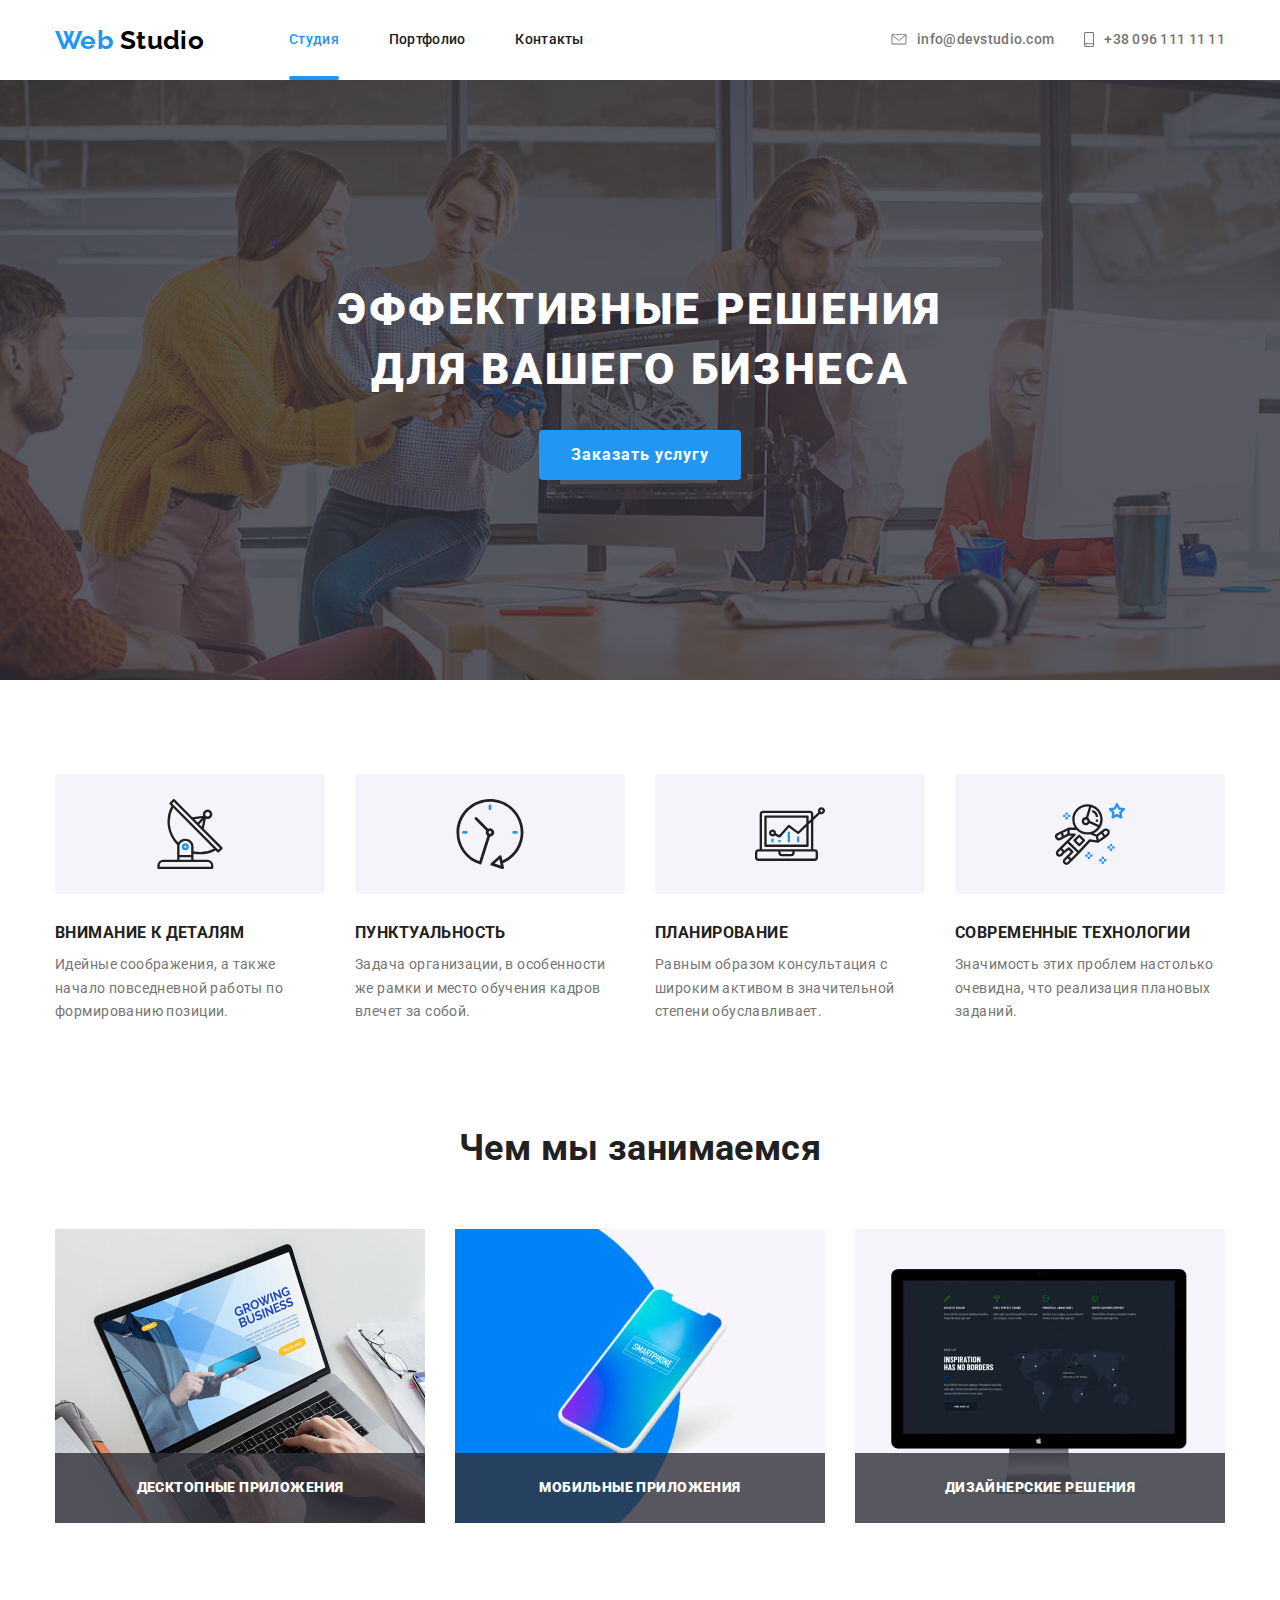
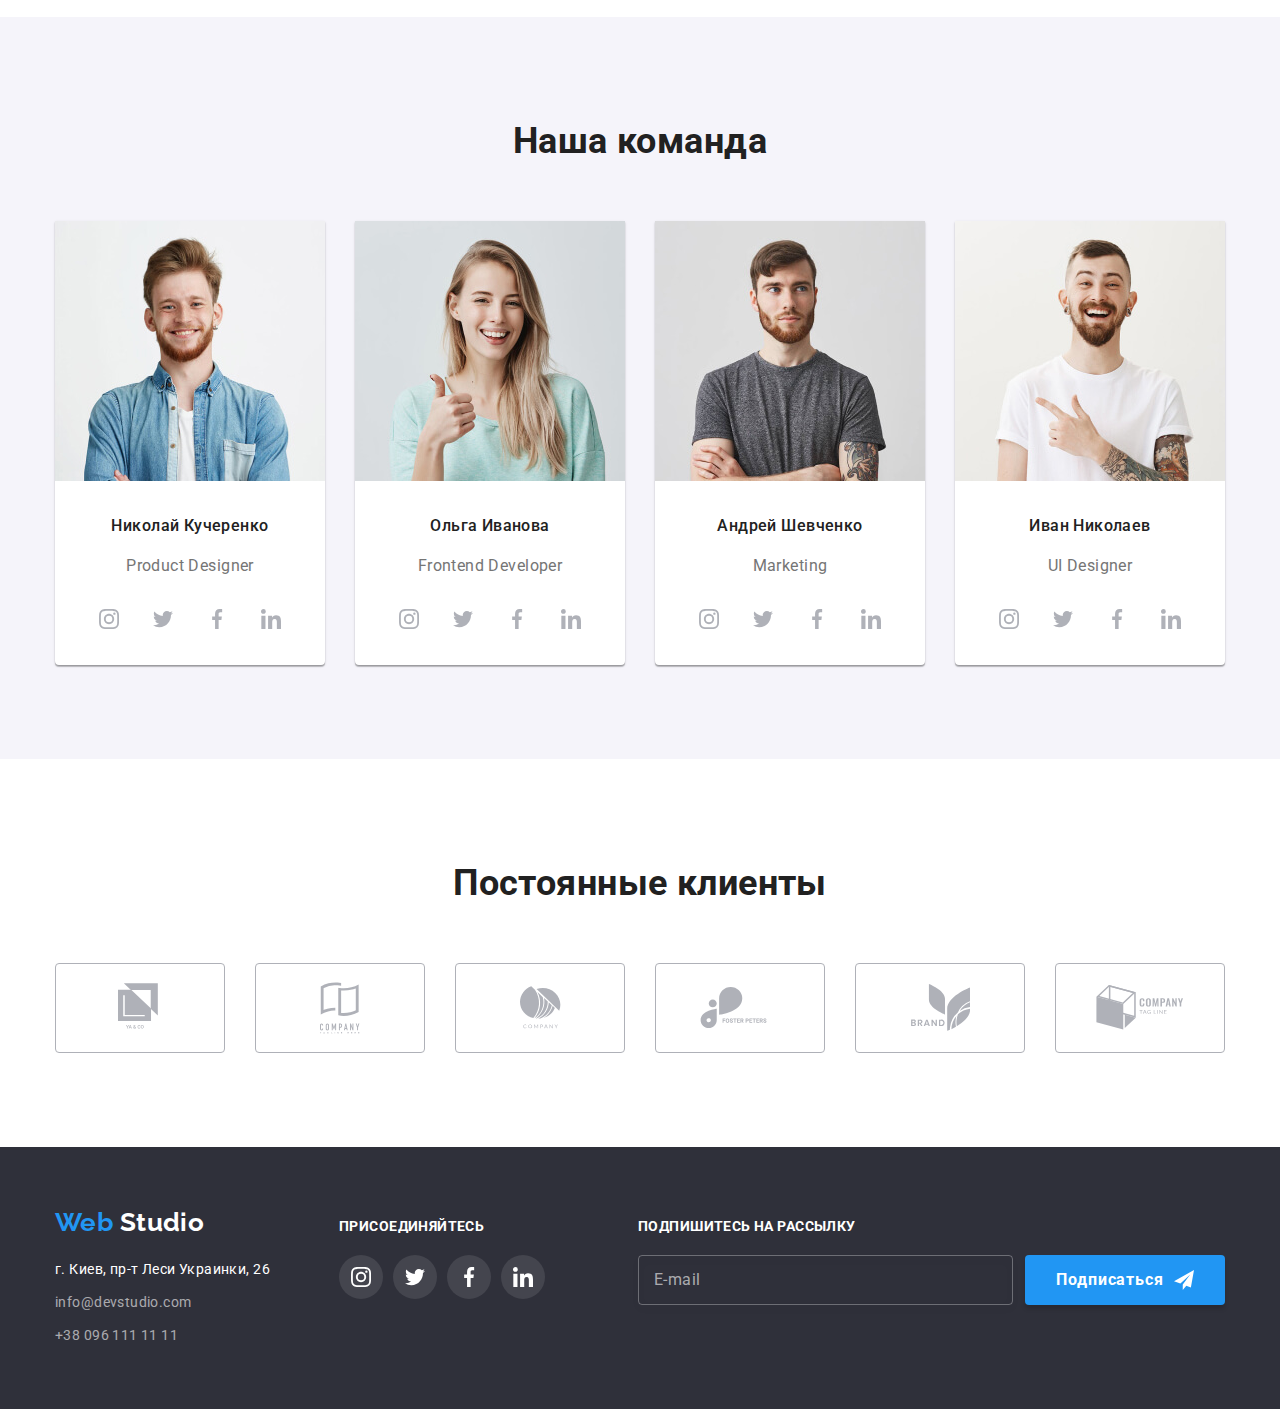
<file: index.html>
<!DOCTYPE html>
<html lang="ru">
  <head>
    <meta charset="UTF-8" />
    <meta name="viewport" content="width=device-width, initial-scale=1.0" />
    <title>Веб студия</title>
    <link
      href="https://fonts.googleapis.com/css2?family=Raleway:wght@700&family=Roboto:wght@400;500;700;900&display=swap"
      rel="stylesheet"
    />
    <link
      rel="stylesheet"
      href="https://cdnjs.cloudflare.com/ajax/libs/modern-normalize/0.7.0/modern-normalize.min.css"
    />
    <link rel="stylesheet" href="./css/style.css" />
  </head>
  <body class="page">
    <!-- шапка сайта -->
    <header>
      <div class="container page-header">
        <nav class="main-nav">
          <a href="./index.html" class="logo" lang="en">
            <span class="logo-active">Web</span> Studio</a
          >
          <ul class="list site-nav">
            <li class="site-nav-item">
              <a href="./index.html" class="link current">Студия</a>
            </li>
            <li class="site-nav-item">
              <a href="./portfolio.html" class="link">Портфолио</a>
            </li>
            <li class="site-nav-item"><a href="" class="link">Контакты</a></li>
          </ul>
        </nav>
        <ul class="list authorization-nav">
          <li class="auth-nav-item">
            <address>
              <a href="mailto:info@devstudio.com" class="link">
                <svg class="auth-nav-link-icon" width="16" height="11.2">
                  <use href="./images/sprite.svg#icon-envelope"></use>
                </svg>
                info@devstudio.com</a
              >
            </address>
          </li>
          <li class="auth-nav-item">
            <address>
              <a href="tel:+380961111111" class="link">
                <svg class="auth-nav-link-icon" width="10" height="15">
                  <use href="./images/sprite.svg#icon-smartphone"></use>
                </svg>
                +38 096 111 11 11</a
              >
            </address>
          </li>
        </ul>
      </div>
    </header>
    <main>
      <!-- hero секция -->
      <section class="hero">
        <h1 class="hero-title">
          Эффективные решения <br />
          для вашего бизнеса
        </h1>
        <button class="hero-button link" type="button" data-modal-open>
          Заказать услугу
        </button>
      </section>
      <!-- особенности -->
      <section class="section features">
        <div class="container">
          <h2 hidden>Особенности</h2>
          <ul class="features-list list">
            <li class="features-list-item">
              <div class="fetures-icon-container">
                <svg class="features-icon">
                  <use href="./images/sprite.svg#icon-antenna"></use>
                </svg>
              </div>
              <h3 class="title">Внимание к деталям</h3>
              <p class="text">
                Идейные соображения, а также начало повседневной работы по
                формированию позиции.
              </p>
            </li>
            <li class="features-list-item">
              <div class="fetures-icon-container">
                <svg class="features-icon">
                  <use href="./images/sprite.svg#icon-clock"></use>
                </svg>
              </div>
              <h3 class="title">Пунктуальность</h3>
              <p class="text">
                Задача организации, в особенности же рамки и место обучения
                кадров влечет за собой.
              </p>
            </li>
            <li class="features-list-item">
              <div class="fetures-icon-container">
                <svg class="features-icon">
                  <use href="./images/sprite.svg#icon-diagram"></use>
                </svg>
              </div>
              <h3 class="title">Планирование</h3>
              <p class="text">
                Равным образом консультация с широким активом в значительной
                степени обуславливает.
              </p>
            </li>
            <li class="features-list-item">
              <div class="fetures-icon-container">
                <svg class="features-icon">
                  <use href="./images/sprite.svg#icon-astronaut"></use>
                </svg>
              </div>
              <h3 class="title">Современные технологии</h3>
              <p class="text">
                Значимость этих проблем настолько очевидна, что реализация
                плановых заданий.
              </p>
            </li>
          </ul>
        </div>
      </section>
      <!-- чем мы занимаемся -->
      <section class="section what-we-do">
        <div class="container">
          <h2 class="section-title">Чем мы занимаемся</h2>
          <ul class="list">
            <li class="item">
              <img
                src="./images/what-we-do/desktop.jpg"
                class="what-we-do-image"
                alt="ноутбук"
                width="370"
                height="294"
              />
              <p class="text"><b>Десктопные приложения</b></p>
            </li>
            <li class="item">
              <img
                src="./images/what-we-do/mobile.jpg"
                class="what-we-do-image"
                alt="смартфон"
                width="370"
                height="294"
              />
              <p class="text"><b>Мобильные приложения</b></p>
            </li>
            <li class="item">
              <img
                src="./images/what-we-do/design.jpg"
                class="what-we-do-image"
                alt="монитор с изображением на экране"
                width="370"
                height="294"
              />
              <p class="text"><b>Дизайнерские решения</b></p>
            </li>
          </ul>
        </div>
      </section>
      <!-- наша команда -->
      <section class="section our-team">
        <div class="container">
          <h2 class="section-title">Наша команда</h2>
          <ul class="list members">
            <li class="list-item">
              <img
                src="./images/our-team/teammates/teammate-1.jpg"
                class="member-photo"
                alt="участник команды"
                width="270"
                height="260"
              />
              <h3 class="title">Николай Кучеренко</h3>
              <p class="position" lang="en">Product Designer</p>
              <ul class="list social-link-list">
                <li>
                  <a href="" class="social-link" aria-label="иконка инстаграма">
                    <svg class="social-link-icon">
                      <use href="./images/sprite.svg#icon-instagram"></use>
                    </svg>
                  </a>
                </li>
                <li>
                  <a href="" class="social-link" aria-label="иконка твиттера">
                    <svg class="social-link-icon">
                      <use href="./images/sprite.svg#icon-twitter"></use></svg
                  ></a>
                </li>
                <li>
                  <a href="" class="social-link" aria-label="иконка фейсбука">
                    <svg class="social-link-icon">
                      <use href="./images/sprite.svg#icon-facebook"></use></svg
                  ></a>
                </li>
                <li>
                  <a href="" class="social-link" aria-label="иконка линкедина">
                    <svg class="social-link-icon">
                      <use href="./images/sprite.svg#icon-linkedin"></use></svg
                  ></a>
                </li>
              </ul>
            </li>
            <li class="list-item">
              <img
                src="./images/our-team/teammates/teammate-2.jpg"
                class="member-photo"
                alt="участник команды"
                width="270"
                height="260"
              />
              <h3 class="title">Ольга Иванова</h3>
              <p class="position" lang="en">Frontend Developer</p>
              <ul class="list social-link-list">
                <li>
                  <a href="" class="social-link" aria-label="иконка инстаграма">
                    <svg class="social-link-icon">
                      <use href="./images/sprite.svg#icon-instagram"></use>
                    </svg>
                  </a>
                </li>
                <li>
                  <a href="" class="social-link" aria-label="иконка твиттера">
                    <svg class="social-link-icon">
                      <use href="./images/sprite.svg#icon-twitter"></use></svg
                  ></a>
                </li>
                <li>
                  <a href="" class="social-link" aria-label="иконка фейсбука">
                    <svg class="social-link-icon">
                      <use href="./images/sprite.svg#icon-facebook"></use></svg
                  ></a>
                </li>
                <li>
                  <a href="" class="social-link" aria-label="иконка линкедина">
                    <svg class="social-link-icon">
                      <use href="./images/sprite.svg#icon-linkedin"></use></svg
                  ></a>
                </li>
              </ul>
            </li>
            <li class="list-item">
              <img
                src="./images/our-team/teammates/teammate-3.jpg"
                class="member-photo"
                alt="участник команды"
                width="270"
                height="260"
              />
              <h3 class="title">Андрей Шевченко</h3>
              <p class="position" lang="en">Marketing</p>
              <ul class="list social-link-list">
                <li>
                  <a href="" class="social-link" aria-label="иконка инстаграма">
                    <svg class="social-link-icon">
                      <use href="./images/sprite.svg#icon-instagram"></use>
                    </svg>
                  </a>
                </li>
                <li>
                  <a href="" class="social-link" aria-label="иконка твиттера">
                    <svg class="social-link-icon">
                      <use href="./images/sprite.svg#icon-twitter"></use></svg
                  ></a>
                </li>
                <li>
                  <a href="" class="social-link" aria-label="иконка фейсбука">
                    <svg class="social-link-icon">
                      <use href="./images/sprite.svg#icon-facebook"></use></svg
                  ></a>
                </li>
                <li>
                  <a href="" class="social-link" aria-label="иконка линкедина">
                    <svg class="social-link-icon">
                      <use href="./images/sprite.svg#icon-linkedin"></use></svg
                  ></a>
                </li>
              </ul>
            </li>
            <li class="list-item">
              <img
                src="./images/our-team/teammates/teammate-4.jpg"
                class="member-photo"
                alt="участник команды"
                width="270"
                height="260"
              />
              <h3 class="title">Иван Николаев</h3>
              <p class="position" lang="en">UI Designer</p>
              <ul class="list social-link-list">
                <li>
                  <a href="" class="social-link" aria-label="иконка инстаграма">
                    <svg class="social-link-icon">
                      <use href="./images/sprite.svg#icon-instagram"></use>
                    </svg>
                  </a>
                </li>
                <li>
                  <a href="" class="social-link" aria-label="иконка твиттера">
                    <svg class="social-link-icon">
                      <use href="./images/sprite.svg#icon-twitter"></use></svg
                  ></a>
                </li>
                <li>
                  <a href="" class="social-link" aria-label="иконка фейсбука">
                    <svg class="social-link-icon">
                      <use href="./images/sprite.svg#icon-facebook"></use></svg
                  ></a>
                </li>
                <li>
                  <a href="" class="social-link" aria-label="иконка линкедина">
                    <svg class="social-link-icon">
                      <use href="./images/sprite.svg#icon-linkedin"></use></svg
                  ></a>
                </li>
              </ul>
            </li>
          </ul>
        </div>
      </section>
      <!-- постоянные клиенты -->
      <section class="section">
        <div class="container">
          <h2 class="section-title">Постоянные клиенты</h2>
          <ul class="list clients-list">
            <li class="clients-list-item">
              <a href="" class="clients-list-link" aria-label="логотип клиента">
                <svg class="clients-link-icon" width="44" height="49">
                  <use href="./images/sprite.svg#icon-logo-1"></use>
                </svg>
              </a>
            </li>
            <li class="clients-list-item">
              <a href="" class="clients-list-link" aria-label="логотип клиента">
                <svg class="clients-link-icon" width="40" height="52">
                  <use href="./images/sprite.svg#icon-logo-2"></use>
                </svg>
              </a>
            </li>
            <li class="clients-list-item">
              <a href="" class="clients-list-link" aria-label="логотип клиента">
                <svg class="clients-link-icon" width="41" height="43">
                  <use href="./images/sprite.svg#icon-logo-3"></use>
                </svg>
              </a>
            </li>
            <li class="clients-list-item">
              <a href="" class="clients-list-link" aria-label="логотип клиента">
                <svg class="clients-link-icon" width="80" height="42">
                  <use href="./images/sprite.svg#icon-logo-4"></use>
                </svg>
              </a>
            </li>
            <li class="clients-list-item">
              <a href="" class="clients-list-link" aria-label="логотип клиента">
                <svg class="clients-link-icon" width="59" height="47">
                  <use href="./images/sprite.svg#icon-logo-5"></use>
                </svg>
              </a>
            </li>
            <li class="clients-list-item">
              <a href="" class="clients-list-link" aria-label="логотип клиента">
                <svg class="clients-link-icon" width="88" height="45">
                  <use href="./images/sprite.svg#icon-logo-6"></use>
                </svg>
              </a>
            </li>
          </ul>
        </div>
      </section>
    </main>
    <footer class="footer">
      <div class="container">
        <!-- подвал-адрес и контакты -->
        <h2 hidden>Адрес, контакты, обратная связь</h2>
        <div class="main-container">
          <div class="contacts-container">
            <a href="./index.html" class="logo" lang="en">
              <span class="logo-active">Web</span> Studio</a
            >
            <address>
              <ul class="list adress-links">
                <li class="footer-link-item">
                  <a
                    href="https://goo.gl/maps/h3NakL3rMjCTocCM8"
                    class="link map"
                    target="_blank"
                    >г. Киев, пр-т Леси Украинки, 26</a
                  >
                </li>
                <li class="footer-link-item">
                  <a href="mailto:info@devstudio.com" class="link"
                    >info@devstudio.com</a
                  >
                </li>
                <li class="footer-link-item">
                  <a href="tel:+380961111111" class="link">+38 096 111 11 11</a>
                </li>
              </ul>
            </address>
          </div>
          <div class="social-links-container">
            <b class="text">присоединяйтесь</b>
            <ul class="list social-link-list">
              <li class="social-link-item">
                <a href="" class="social-link" aria-label="иконка инстаграма">
                  <svg class="social-link-icon">
                    <use href="./images/sprite.svg#icon-instagram"></use></svg
                ></a>
              </li>
              <li class="social-link-item">
                <a href="" class="social-link" aria-label="иконка твиттера">
                  <svg class="social-link-icon">
                    <use href="./images/sprite.svg#icon-twitter"></use></svg
                ></a>
              </li>
              <li class="social-link-item">
                <a href="" class="social-link" aria-label="иконка фейсбука">
                  <svg class="social-link-icon">
                    <use href="./images/sprite.svg#icon-facebook"></use></svg
                ></a>
              </li>
              <li class="social-link-item">
                <a href="" class="social-link" aria-label="иконка линкедина">
                  <svg class="social-link-icon">
                    <use href="./images/sprite.svg#icon-linkedin"></use></svg
                ></a>
              </li>
            </ul>
          </div>
          <form class="subscribe-form">
            <b class="text">Подпишитесь на рассылку</b>
            <div class="footer-input-container">
              <label class="footer-form-field">
                <input
                  class="email-input-field"
                  type="email"
                  name="mail"
                  autocomplete="off"
                />
                <span class="footer-form-label">E-mail</span>
              </label>

              <!-- форма подписки на рассылку на Divах -->
              <!-- <div class="footer-form-field">
                <label class="footer-form-label" for="mail">E-mail</label>
                <input
                  class="email-input-field"
                  type="email"
                  name="mail"
                  id="mail"
                />
              </div> -->

              <button class="form-button" type="submit">
                Подписаться
                <svg class="social-link-icon telegram">
                  <use href="./images/sprite.svg#icon-telegram"></use>
                </svg>
              </button>
            </div>
          </form>
        </div>
      </div>
    </footer>

    <!-- модальное окно -->
    <div class="backdrop is-hidden" data-modal>
      <form class="modal js-speaker-form">
        <b class="form-text">Оставьте свои данные, мы вам перезвоним</b>
        <label class="form-field">
          <input
            class="form-input"
            type="text"
            name="name"
            autocomplete="off"
            placeholder=" "
          />
          <span class="form-label">Имя</span>
          <svg class="modal-input-icon" width="12" height="12">
            <use href="./images/sprite.svg#icon-name-input"></use>
          </svg>
        </label>
        <label class="form-field">
          <input
            class="form-input"
            type="tel"
            name="tel"
            autocomplete="off"
            placeholder=" "
          />
          <span class="form-label">Телефон</span>
          <svg class="modal-input-icon" width="14" height="14">
            <use href="./images/sprite.svg#icon-tel-input"></use>
          </svg>
        </label>
        <label class="form-field">
          <input
            class="form-input"
            type="email"
            name="mail"
            autocomplete="off"
            placeholder=" "
          />
          <span class="form-label">Почта</span>
          <svg class="modal-input-icon" width="16" height="12">
            <use href="./images/sprite.svg#icon-mail-input"></use>
          </svg>
        </label>

        <!-- Инпуты на Divах -->
        <!-- <div class="form-field">
          <input
            class="form-input"
            type="text"
            name="name"
            id="name"
            placeholder=" "
          />
          <label class="form-label" for="name">Имя</label>
          <svg class="modal-input-icon" width="12" height="12">
            <use href="./images/sprite.svg#icon-name-input"></use>
          </svg>
        </div>
        <div class="form-field">
          <input
            class="form-input"
            type="tel"
            name="tel"
            id="tel"
            placeholder=" "
          />
          <label class="form-label" for="tel">Телефон</label>
          <svg class="modal-input-icon" width="14" height="14">
            <use href="./images/sprite.svg#icon-tel-input"></use>
          </svg>
        </div>
        <div class="form-field">
          <input
            class="form-input"
            type="email"
            name="mail"
            id="mail"
            placeholder=" "
          />
          <label class="form-label" for="mail">Почта</label>
          <svg class="modal-input-icon" width="16" height="12">
            <use href="./images/sprite.svg#icon-mail-input"></use>
          </svg>
        </div> -->

        <label class="form-field">
          <textarea
            class="form-textarea"
            name="comment"
            rows="6"
            placeholder="Введите текст"
          ></textarea>
          <span class="form-label">Комментарий</span>
        </label>

        <!-- textarea на Divах -->
        <!-- <div class="textarea-field">
          <textarea
            class="form-textarea"
            name="comment"
            id="comment"
            rows="6"
            placeholder="Введите текст"
          ></textarea>
          <label class="form-label" for="comment">Комментарий</label>
        </div> -->

        <label class="checkbox-field">
          <input class="checkbox" type="checkbox" name="checkbox" value="" />
          <span class="checkbox-icon"></span>
          <span class="checkbox-label"
            >Соглашаюсь с рассылкой и принимаю
            <a class="link checkbox-link" href="">Условия договора</a>
          </span>
        </label>

        <!-- <div class="checkbox-field">
          <input type="checkbox" name="checkbox" value="" id="" />
          <label class="checkbox-label" for="checkbox"
            >Соглашаюсь с рассылкой и принимаю
            <a class="link checkbox-link" href="">Условия договора</a></label
          >
        </div> -->
        <button class="form-button" type="submit">
          Отправить
        </button>

        <button class="modal-close-button" type="button" data-modal-close>
          <svg class="modal-close-button-icon" width="11px" height="11px">
            <use href="./images/sprite.svg#icon-close-button"></use>
          </svg>
        </button>
      </form>
    </div>
    <script src="./js/modal.js"></script>
    <script>
      (() => {
        document
          .querySelector(".js-speaker-form")
          .addEventListener("submit", (e) => {
            e.preventDefault();

            new FormData(e.currentTarget).forEach((value, name) =>
              console.log(`${name}: ${value}`)
            );
          });
      })();
    </script>
  </body>
</html>
</file>
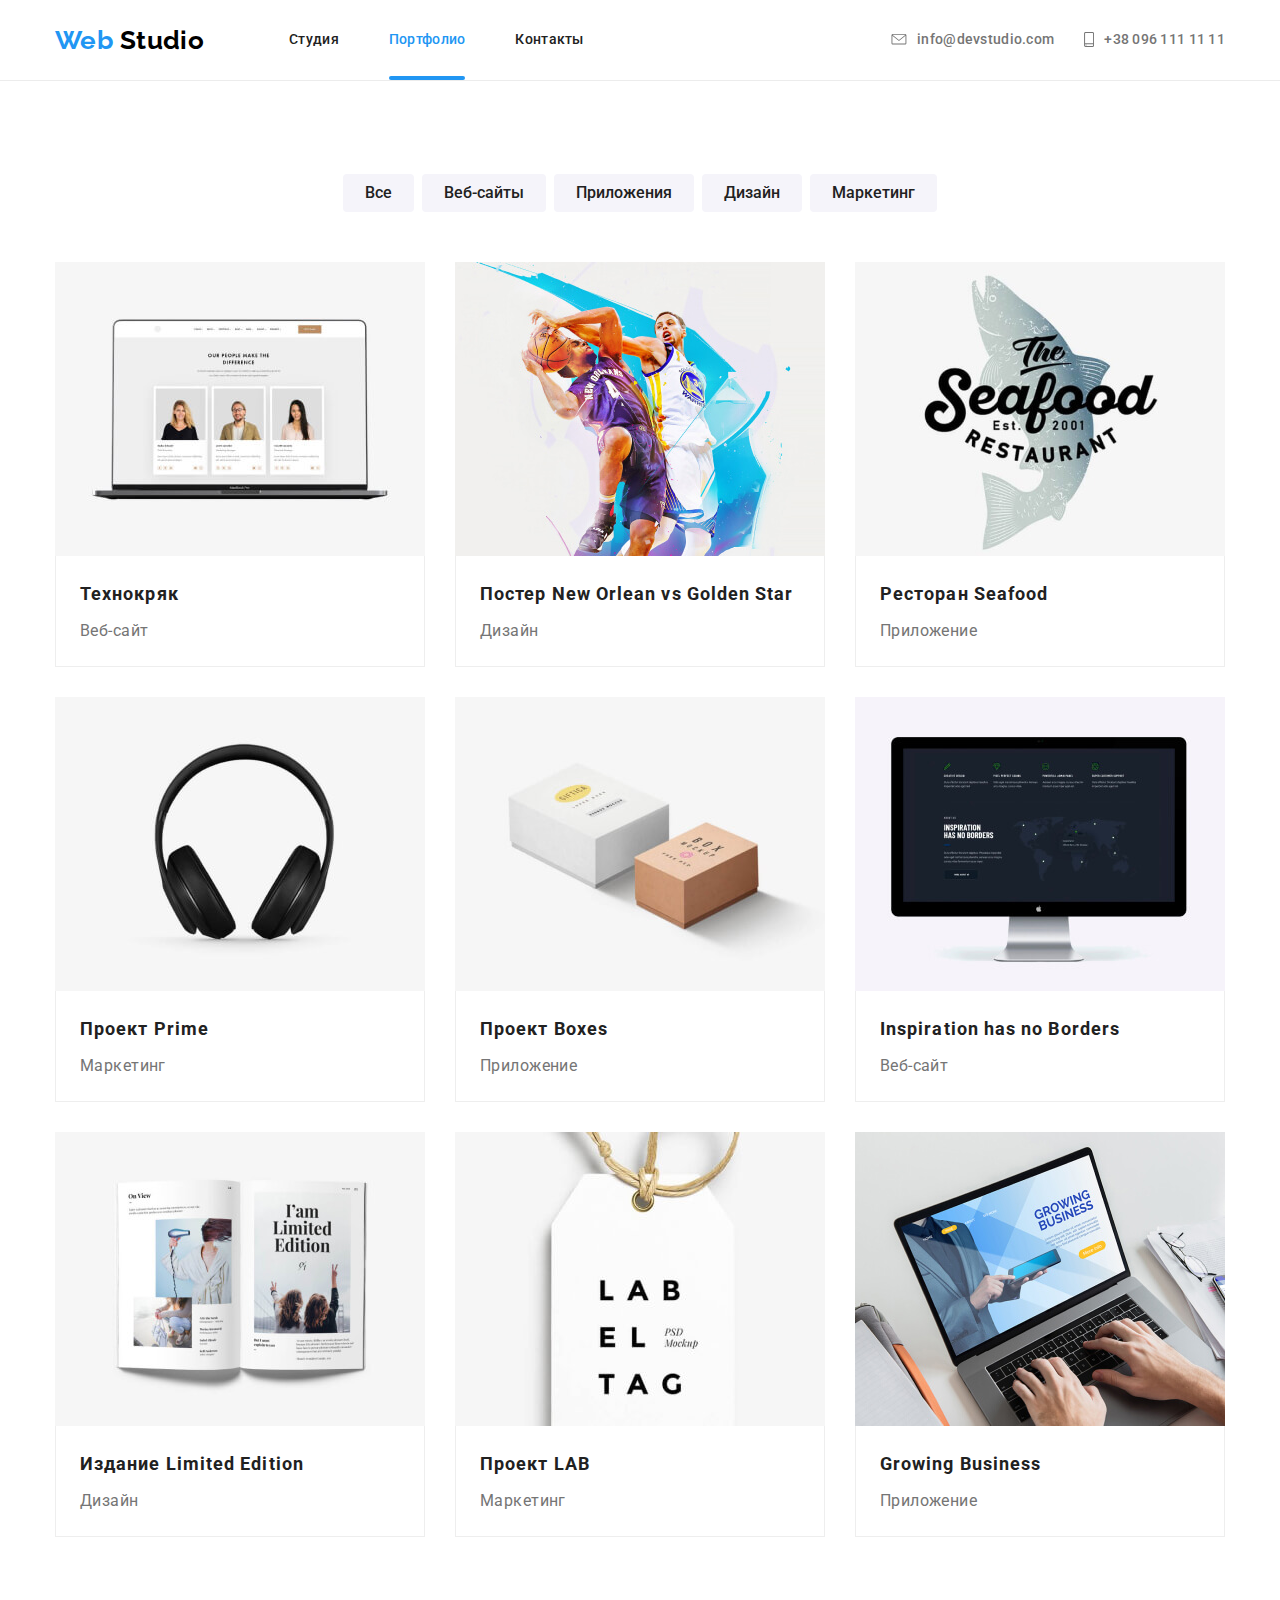
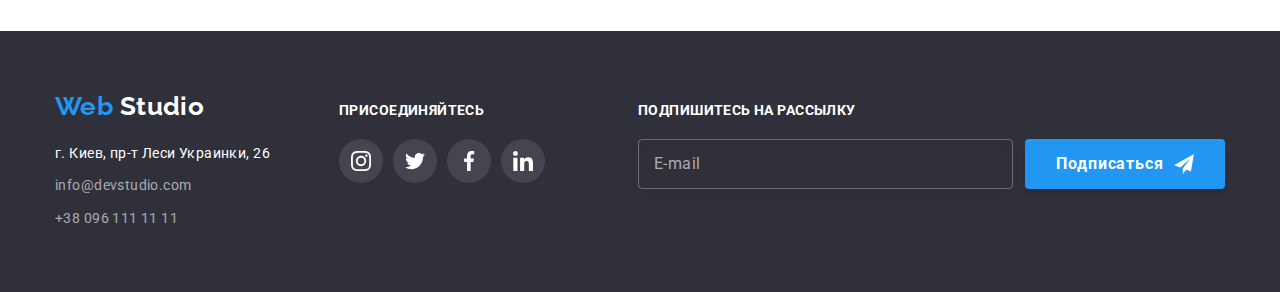
<file: portfolio.html>
<!DOCTYPE html>
<html lang="en">
  <head>
    <meta charset="UTF-8" />
    <meta name="viewport" content="width=device-width, initial-scale=1.0" />
    <title>Портфолио</title>
    <link
      href="https://fonts.googleapis.com/css2?family=Raleway:wght@700&family=Roboto:wght@400;500;700;900&display=swap"
      rel="stylesheet"
    />
    <link
      rel="stylesheet"
      href="https://cdnjs.cloudflare.com/ajax/libs/modern-normalize/0.7.0/modern-normalize.min.css"
    />
    <link rel="stylesheet" href="./css/style.css" />
  </head>
  <body class="page">
    <!-- шапка сайта -->
    <header class="header">
      <div class="container page-header">
        <nav class="main-nav">
          <a href="./index.html" class="logo" lang="en">
            <span class="logo-active">Web</span> Studio</a
          >
          <ul class="list site-nav">
            <li class="site-nav-item">
              <a href="./index.html" class="link">Студия</a>
            </li>
            <li class="site-nav-item">
              <a href="./portfolio.html" class="link current">Портфолио</a>
            </li>
            <li class="site-nav-item"><a href="" class="link">Контакты</a></li>
          </ul>
        </nav>
        <ul class="list authorization-nav">
          <li class="auth-nav-item">
            <address>
              <a href="mailto:info@devstudio.com" class="link">
                <svg class="auth-nav-link-icon" width="16" height="11.2">
                  <use href="./images/sprite.svg#icon-envelope"></use>
                </svg>
                info@devstudio.com</a
              >
            </address>
          </li>
          <li class="auth-nav-item">
            <address>
              <a href="tel:+380961111111" class="link">
                <svg class="auth-nav-link-icon" width="10" height="15">
                  <use href="./images/sprite.svg#icon-smartphone"></use>
                </svg>
                +38 096 111 11 11</a
              >
            </address>
          </li>
        </ul>
      </div>
    </header>
    <main>
      <section class="section portfolio-section">
        <!-- перечень выполенных проектов -->
        <div class="container">
          <h1 hidden>Выполненные проекты</h1>
          <ul class="list button-list">
            <li class="button-item">
              <button class="button" type="button">Все</button>
            </li>
            <li class="button-item">
              <button class="button" type="button">Веб-сайты</button>
            </li>
            <li class="button-item">
              <button class="button" type="button">Приложения</button>
            </li>
            <li class="button-item">
              <button class="button" type="button">Дизайн</button>
            </li>
            <li class="button-item">
              <button class="button" type="button">Маркетинг</button>
            </li>
          </ul>
          <ul class="list portfolio">
            <li class="portfolio-list-item">
              <a href="" class="link portfolio-list-link">
                <div class="portfolio-project-image-thumb">
                  <img
                    src="./images/portfolio-projects/project-1.jpg"
                    class="portfolio-project-image"
                    alt="экран ноутбука с изображением"
                    width="370"
                    height="294"
                  />
                  <p class="text-hidden">
                    Технокряк это современная площадка распространения
                    коронавируса. Компании используют эту платформу для
                    цифрового шпионаж и атак на защищённые сервера конкурентов.
                  </p>
                </div>
                <div class="portfolio-project-content">
                  <h2 class="title">Технокряк</h2>
                  <p class="text">Веб-сайт</p>
                </div>
              </a>
            </li>
            <li class="portfolio-list-item">
              <a href="" class="link portfolio-list-link">
                <div class="portfolio-project-image-thumb">
                  <img
                    src="./images/portfolio-projects/project-2.jpg"
                    class="portfolio-project-image"
                    alt="баскетболисты"
                    width="370"
                    height="294"
                  />
                  <p class="text-hidden">
                    Технокряк это современная площадка распространения
                    коронавируса. Компании используют эту платформу для
                    цифрового шпионаж и атак на защищённые сервера конкурентов.
                  </p>
                </div>
                <div class="portfolio-project-content">
                  <h2 class="title">
                    Постер <span lang="en">New Orlean vs Golden Star</span>
                  </h2>
                  <p class="text">Дизайн</p>
                </div>
              </a>
            </li>
            <li class="portfolio-list-item">
              <a href="" class="link portfolio-list-link">
                <div class="portfolio-project-image-thumb">
                  <img
                    src="./images/portfolio-projects/project-3.jpg"
                    class="portfolio-project-image"
                    alt="эмблема рыбного ресторана"
                    width="370"
                    height="294"
                  />
                  <p class="text-hidden">
                    Технокряк это современная площадка распространения
                    коронавируса. Компании используют эту платформу для
                    цифрового шпионаж и атак на защищённые сервера конкурентов.
                  </p>
                </div>
                <div class="portfolio-project-content">
                  <h2 class="title">Ресторан <span lang="en">Seafood</span></h2>
                  <p class="text">Приложение</p>
                </div>
              </a>
            </li>
            <li class="portfolio-list-item">
              <a href="" class="link portfolio-list-link">
                <div class="portfolio-project-image-thumb">
                  <img
                    src="./images/portfolio-projects/project-4.jpg"
                    class="portfolio-project-image"
                    alt="наушники"
                    width="370"
                    height="294"
                  />
                  <p class="text-hidden">
                    Технокряк это современная площадка распространения
                    коронавируса. Компании используют эту платформу для
                    цифрового шпионаж и атак на защищённые сервера конкурентов.
                  </p>
                </div>
                <div class="portfolio-project-content">
                  <h2 class="title">Проект <span lang="en">Prime</span></h2>
                  <p class="text">Маркетинг</p>
                </div>
              </a>
            </li>
            <li class="portfolio-list-item">
              <a href="" class="link portfolio-list-link">
                <div class="portfolio-project-image-thumb">
                  <img
                    src="./images/portfolio-projects/project-5.jpg"
                    class="portfolio-project-image"
                    alt="картонные коробки"
                    width="370"
                    height="294"
                  />
                  <p class="text-hidden">
                    Технокряк это современная площадка распространения
                    коронавируса. Компании используют эту платформу для
                    цифрового шпионаж и атак на защищённые сервера конкурентов.
                  </p>
                </div>
                <div class="portfolio-project-content">
                  <h2 class="title">Проект <span lang="en">Boxes</span></h2>
                  <p class="text">Приложение</p>
                </div>
              </a>
            </li>
            <li class="portfolio-list-item">
              <a href="" class="link portfolio-list-link">
                <div class="portfolio-project-image-thumb">
                  <img
                    src="./images/portfolio-projects/project-6.jpg"
                    class="portfolio-project-image"
                    alt="сраница сайта на экране монитора"
                    width="370"
                    height="294"
                  />
                  <p class="text-hidden">
                    Технокряк это современная площадка распространения
                    коронавируса. Компании используют эту платформу для
                    цифрового шпионаж и атак на защищённые сервера конкурентов.
                  </p>
                </div>
                <div class="portfolio-project-content">
                  <h2 class="title" lang="en">Inspiration has no Borders</h2>
                  <p class="text">Веб-сайт</p>
                </div>
              </a>
            </li>
            <li class="portfolio-list-item">
              <a href="" class="link portfolio-list-link">
                <div class="portfolio-project-image-thumb">
                  <img
                    src="./images/portfolio-projects/project-7.jpg"
                    class="portfolio-project-image"
                    alt="страницы журнала в развороте"
                    width="370"
                    height="294"
                  />
                  <p class="text-hidden">
                    Технокряк это современная площадка распространения
                    коронавируса. Компании используют эту платформу для
                    цифрового шпионаж и атак на защищённые сервера конкурентов.
                  </p>
                </div>
                <div class="portfolio-project-content">
                  <h2 class="title">
                    Издание <span lang="en">Limited Edition</span>
                  </h2>
                  <p class="text">Дизайн</p>
                </div>
              </a>
            </li>
            <li class="portfolio-list-item">
              <a href="" class="link portfolio-list-link">
                <div class="portfolio-project-image-thumb">
                  <img
                    src="./images/portfolio-projects/project-8.jpg"
                    class="portfolio-project-image"
                    alt="эмблема проекта"
                    width="370"
                    height="294"
                  />
                  <p class="text-hidden">
                    Технокряк это современная площадка распространения
                    коронавируса. Компании используют эту платформу для
                    цифрового шпионаж и атак на защищённые сервера конкурентов.
                  </p>
                </div>
                <div class="portfolio-project-content">
                  <h2 class="title">Проект <span lang="en">LAB</span></h2>
                  <p class="text">Маркетинг</p>
                </div>
              </a>
            </li>
            <li class="portfolio-list-item">
              <a href="" class="link portfolio-list-link">
                <div class="portfolio-project-image-thumb">
                  <img
                    src="./images/portfolio-projects/project-9.jpg"
                    class="portfolio-project-image"
                    alt="сайт приложения на экране ноутбука"
                    width="370"
                    height="294"
                  />
                  <p class="text-hidden">
                    Технокряк это современная площадка распространения
                    коронавируса. Компании используют эту платформу для
                    цифрового шпионаж и атак на защищённые сервера конкурентов.
                  </p>
                </div>
                <div class="portfolio-project-content">
                  <h2 class="title" lang="en">Growing Business</h2>
                  <p class="text">Приложение</p>
                </div>
              </a>
            </li>
          </ul>
        </div>
      </section>
    </main>
    <footer class="footer">
      <div class="container">
        <!-- подвал-адрес и контакты -->
        <h2 hidden>Адрес, контакты, обратная связь</h2>
        <div class="main-container">
          <div class="contacts-container">
            <a href="./index.html" class="logo" lang="en">
              <span class="logo-active">Web</span> Studio</a
            >
            <address>
              <ul class="list adress-links">
                <li class="footer-link-item">
                  <a
                    href="https://goo.gl/maps/h3NakL3rMjCTocCM8"
                    class="link map"
                    target="_blank"
                    >г. Киев, пр-т Леси Украинки, 26</a
                  >
                </li>
                <li class="footer-link-item">
                  <a href="mailto:info@devstudio.com" class="link"
                    >info@devstudio.com</a
                  >
                </li>
                <li class="footer-link-item">
                  <a href="tel:+380961111111" class="link">+38 096 111 11 11</a>
                </li>
              </ul>
            </address>
          </div>
          <div class="social-links-container">
            <b class="text">присоединяйтесь</b>
            <ul class="list social-link-list">
              <li class="social-link-item">
                <a href="" class="social-link" aria-label="иконка инстаграма">
                  <svg class="social-link-icon">
                    <use href="./images/sprite.svg#icon-instagram"></use></svg
                ></a>
              </li>
              <li class="social-link-item">
                <a href="" class="social-link" aria-label="иконка твиттера">
                  <svg class="social-link-icon">
                    <use href="./images/sprite.svg#icon-twitter"></use></svg
                ></a>
              </li>
              <li class="social-link-item">
                <a href="" class="social-link" aria-label="иконка фейсбука">
                  <svg class="social-link-icon">
                    <use href="./images/sprite.svg#icon-facebook"></use></svg
                ></a>
              </li>
              <li class="social-link-item">
                <a href="" class="social-link" aria-label="иконка линкедина">
                  <svg class="social-link-icon">
                    <use href="./images/sprite.svg#icon-linkedin"></use></svg
                ></a>
              </li>
            </ul>
          </div>

          <form class="subscribe-form">
            <b class="text">Подпишитесь на рассылку</b>
            <div class="footer-input-container">
              <label class="footer-form-field">
                <input
                  class="email-input-field"
                  type="email"
                  name="mail"
                  autocomplete="off"
                />
                <span class="footer-form-label">E-mail</span>
              </label>
              <button class="form-button" type="submit">
                Подписаться
                <svg class="social-link-icon telegram">
                  <use href="./images/sprite.svg#icon-telegram"></use>
                </svg>
              </button>
            </div>
          </form>
        </div>
      </div>
    </footer>
  </body>
</html>
</file>
<file: css/style.css>
/* цвет основного текста #212121 */
/* цвет вторичног текста #757575 */
/* цвет лого основной #000000 */
/*цвет лого дополнительный #2196F3 */
/* белый цвет #FFFFFF */
/* цвет e-mail и tel в футере rgba(255, 255, 255, 0.6); */
/* акцент #2196F3 */
/* основной цвет фона #FFFFFF */
/* цвет фона неактивной кнопки-ссылки в Hero background: #188CE8; */
/* цвет фона секции HERO rgba(47, 48, 58, 0.8); */
/* вторичный цвет фона #F5F4FA */
/* цвет фона подписей в разделе Чем мы занимаемся rgba(47, 48, 58, 0.8) */
/* цвет фона в футере #2F303A */
/* цвет рамки списка портфолио #EEEEEE */
/* цвет иконок соцсетей в каточках our team #AFB1B8 */
/* цвет нижней границы header #ececec */
/* цвет фона модального окна rgba(0, 0, 0, 0.2); */

/* шрифты
лого font-family: Raleway; font-weight: bold
навигация font-family: Roboto; font-weight: 500
заголовок Hero font-family: Roboto; font-weight: 900 (bold)
абзац в секции Особенности font-family: Roboto; font-weight: normal;
заголовки H2  font-family: Roboto; font-weight: bold;
абзацы в секции чем мы занимаемся  font-family: Roboto; font-weight: bold;
*/

/* в каждую ссылку, кнопку добавить атрибут arial-label 
оптимизировать все изображения*/

:root {
  --primary-text-color: #757575;
  --secondary-text-color: #212121;
  --placeholder-text-color: rgba(117, 117, 117, 0.5);
  --logo-color: #000000;
  --primary-accent-color: #2196f3;
  --additional-accent-color: #188ce8;
  --white-color: #ffffff;
  --footer-adress-color: rgba(255, 255, 255, 0.6);
  --hero-background-color: rgba(47, 48, 58, 0.8);
  --footer-social-links-background-color: rgba(255, 255, 255, 0.1);
  --secondary-background-color: #f5f4fa;
  --footer-background-color: #2f303a;
  --portfolio-list-hidden-color: rgba(33, 150, 243, 0.9);
  --portfolio-list-border-color: #eeeeee;
  --links-icon-basic-color: #afb1b8;
  --header-border-color: #ececec;
  --backdrop-background-color: rgba(0, 0, 0, 0.2);
  --timing-function: cubic-bezier(0.4, 0, 0.2, 1);
  --transition-duration: 250ms;
}

/* Стили для index.html */

.page {
  background-color: var(--white-color);
  color: var(--primary-text-color);

  font-family: "Roboto", sans-serif;
  letter-spacing: 0.03em;
  font-size: 14px;
}

.list {
  margin: 0;
  padding: 0;
  list-style: none;
}

.link,
.logo {
  font-style: normal;
  cursor: pointer;
}

.container {
  width: 1200px;
  padding-left: 15px;
  padding-right: 15px;
  margin-left: auto;
  margin-right: auto;
}

.section {
  padding-top: 94px;
  padding-bottom: 94px;
}

/* Header section */
.header {
  border-bottom: 1px solid var(--header-border-color);
}

.page-header {
  display: flex;
  align-items: center;
}

.main-nav {
  display: flex;
  align-items: center;
}
.main-nav .logo {
  margin-right: 85px;
}

/* logo */
.logo {
  color: var(--logo-color);
  font-family: "Raleway", sans-serif;
  font-weight: 700;
  font-size: 26px;
  line-height: 1.19;
  text-decoration: none;
}

.logo-active {
  color: var(--primary-accent-color);
}

/* site-navigation */
.site-nav {
  display: flex;
}

.site-nav-item {
  position: relative;
}

.site-nav-item:not(:last-child) {
  margin-right: 50px;
}

.site-nav .link {
  display: block;
  padding-top: 32px;
  padding-bottom: 32px;

  color: var(--secondary-text-color);
  font-weight: 500;
  line-height: 1.14;
  letter-spacing: 0.02em;
  text-decoration: none;

  transition: color var(--transition-duration) var(--timing-function);
}

.site-nav .link:hover,
.site-nav .link:focus,
.authorization-nav .link:hover,
.authorization-nav .link:focus {
  color: var(--primary-accent-color);
}

.site-nav .link.current {
  color: var(--primary-accent-color);
}

.current::after {
  position: absolute;
  left: 0;
  bottom: 0;
  content: "";
  display: block;
  width: 100%;
  height: 4px;
  background: var(--primary-accent-color);
  border-radius: 2px;
}

.authorization-nav {
  display: flex;
  margin-left: auto;
}
.auth-nav-item + .auth-nav-item {
  margin-left: 30px;
}

.authorization-nav .link {
  display: flex;
  align-items: center;
  padding-top: 32px;
  padding-bottom: 32px;
  color: var(--primary-text-color);
  font-weight: 500;
  line-height: 1.14;
  letter-spacing: 0.02em;
  text-decoration: none;

  transition: color var(--transition-duration) var(--timing-function);
}

.auth-nav-link-icon {
  margin-right: 10px;
  fill: var(--primary-text-color);
}

.authorization-nav .link:hover .auth-nav-link-icon,
.authorization-nav .link:focus .auth-nav-link-icon {
  fill: var(--primary-accent-color);
}

/* Hero section */
.hero {
  max-width: 1600px;
  min-height: 600px;
  margin-left: auto;
  margin-right: auto;
  padding-top: 200px;
  background-image: linear-gradient(
      to right,
      var(--hero-background-color),
      var(--hero-background-color)
    ),
    url(../images/hero/hero-bg-image.jpg);
  background-repeat: no-repeat;
  background-position: center;
  background-size: cover;
  background-color: var(--hero-background-color);

  text-align: center;
}

.hero-title {
  margin-top: 0;
  margin-bottom: 30px;

  color: var(--white-color);
  font-weight: 900;
  font-size: 44px;
  line-height: 1.36;
  text-align: center;
  letter-spacing: 0.06em;
  text-transform: uppercase;
}

.hero-button {
  display: inline-block;
  border-radius: 4px;
  border-width: 0px;
  padding: 10px 32px;
  min-width: 200px;

  background-color: var(--primary-accent-color);
  color: var(--white-color);
  font-weight: 700;
  font-size: 16px;
  line-height: 1.87;
  text-align: center;
  letter-spacing: 0.06em;
  text-decoration: none;

  transition: background-color var(--transition-duration) var(--timing-function);
}

.hero-button:hover,
.hero-button:focus {
  background-color: var(--additional-accent-color);
  box-shadow: 0px 4px 4px rgba(0, 0, 0, 0.15);
  border-radius: 4px;
}

/* Section */
.section-title {
  margin-top: 0;
  margin-bottom: 50px;

  color: var(--secondary-text-color);
  font-size: 36px;
  line-height: 1.67;
  text-align: center;
}

/* Features section */
.section.features {
  padding-bottom: 0;
}

.features-list {
  display: flex;
  flex-wrap: wrap;
}

.features-list-item {
  width: calc((100% - 90px) / 4);
  margin-right: 30px;
}

.features-list-item:last-child {
  margin-right: 0;
}

.fetures-icon-container {
  display: flex;
  align-items: center;
  justify-content: center;
  height: 120px;
  margin-bottom: 30px;
  background-color: var(--secondary-background-color);
  border-radius: 4px;
}

.features-icon {
  width: 70px;
  height: 70px;
}

.features-list .title {
  margin-top: 0;
  margin-bottom: 10px;
  padding: 0;

  color: var(--secondary-text-color);
  font-weight: 700;
  line-height: 1.14;
  text-transform: uppercase;
}

.features-list .text {
  margin-top: 0;
  margin-bottom: 0;

  line-height: 1.71;
}

/* What we do sectionn */
.what-we-do .list {
  display: flex;
  justify-content: space-between;
}

.what-we-do .section-title {
  margin-top: 0;
  margin-bottom: 50px;
}

.what-we-do .item {
  position: relative;
}

.what-we-do-image {
  display: block;
}

.what-we-do .text {
  position: absolute;
  width: 100%;
  left: 0;
  bottom: 0;

  margin-top: 0;
  margin-bottom: 0;
  padding-top: 27px;
  padding-bottom: 27px;
  color: var(--white-color);
  background-color: var(--hero-background-color);
  font-weight: 700;
  line-height: 1.14;
  text-align: center;
  text-transform: uppercase;
}

/* Our team section */

.our-team .members {
  display: flex;
  /* justify-content: space-between; */
}

.our-team {
  background-color: var(--secondary-background-color);
}

.our-team .member-photo {
  display: block;
  margin-bottom: 30px;
}

.our-team .title {
  margin-top: 0;
  margin-bottom: 10px;

  color: var(--secondary-text-color);
  font-weight: 500;
  font-size: 16px;
  line-height: 1.88;
  text-align: center;
}

.our-team .list-item {
  width: calc((100% - 60px) / 3);
  padding-bottom: 24px;

  background-color: var(--white-color);
  box-shadow: 0px 2px 1px rgba(0, 0, 0, 0.2), 0px 1px 1px rgba(0, 0, 0, 0.14),
    0px 1px 3px rgba(0, 0, 0, 0.12);
  border-radius: 0px 0px 4px 4px;
}

.our-team .list-item:not(:last-child) {
  margin-right: 30px;
}

.our-team .position {
  margin-top: 0;
  margin-bottom: 16px;

  font-size: 16px;
  line-height: 1.88;
  text-align: center;
}

.our-team .social-link-list {
  display: flex;
  justify-content: space-between;
  margin-right: 32px;
  margin-left: 32px;
}

.social-link {
  display: inline-flex;
  align-items: center;
  justify-content: center;
  width: 44px;
  height: 44px;
  border-radius: 50%;

  transition: background-color var(--transition-duration) var(--timing-function);
}

.social-link-icon {
  width: 20px;
  height: 20px;

  fill: var(--links-icon-basic-color);

  transition: fill var(--transition-duration) var(--timing-function);
}

.social-link:hover,
.social-link:focus {
  background-color: var(--primary-accent-color);
}

.social-link:hover .social-link-icon,
.social-link:focus .social-link-icon {
  fill: var(--white-color);
}

/* Clients section */

.clients-list {
  display: flex;
  align-items: center;
}

.clients-list-link {
  display: flex;
  width: 170px;
  height: 90px;
  justify-content: center;
  align-items: center;
  border: 1px solid var(--links-icon-basic-color);
  border-radius: 4px;
  transition: border-color var(--transition-duration) var(--timing-function);
}

.clients-list-item:not(:last-child) {
  margin-right: 30px;
}

.clients-link-icon {
  fill: var(--links-icon-basic-color);

  transition: fill var(--transition-duration) var(--timing-function);
}

.clients-list-link:hover,
.clients-list-link:focus {
  border-color: var(--primary-accent-color);
}

.clients-list-link:hover .clients-link-icon,
.clients-list-link:focus .clients-link-icon {
  fill: var(--primary-accent-color);
}

/* Footer */
.footer {
  padding-top: 60px;
  padding-bottom: 61px;
  background-color: var(--footer-background-color);
}

.main-container {
  display: flex;
}

.contacts-container {
  margin-right: 69px;
}

.social-links-container {
  padding-top: 12px;
  padding-bottom: 40px;
}

.subscribe-form {
  padding-top: 12px;
  padding-bottom: 35px;
  margin-left: 93px;
  flex-grow: 1;
}

.footer .logo {
  display: inline-block;
  margin-bottom: 20px;

  color: var(--white-color);
}
.adress-links .link {
  display: inline-block;
  color: var(--footer-adress-color);
  line-height: 1.71;
  text-decoration: none;

  transition: color var(--transition-duration) var(--timing-function);
}

.footer-link-item:not(:last-child) {
  margin-bottom: 9px;
}

.adress-links .link:hover,
.adress-links .link:focus {
  color: var(--primary-accent-color);
}

.adress-links .map {
  color: var(--white-color);
  line-height: 1.71;
  text-decoration: none;
}

.footer .text {
  display: block;
  margin-bottom: 20px;
  color: var(--white-color);
  font-weight: 700;
  line-height: 1.14;
  text-transform: uppercase;
}

.footer .social-link-list {
  display: flex;
}

.footer .social-link-item:not(:last-child) {
  margin-right: 10px;
}

.footer .social-link {
  background-color: var(--footer-social-links-background-color);
}

.footer .social-link-icon {
  fill: var(--white-color);
}

.footer .social-link:hover,
.footer .social-link:focus {
  background-color: var(--primary-accent-color);
}

.footer-input-container {
  display: flex;
}

.footer-form-field {
  position: relative;

  flex-grow: 1;
}

.footer-form-label {
  position: absolute;
  top: 30%;
  left: 16px;

  display: block;
  color: var(--footer-adress-color);
  font-size: 16px;
  line-height: 1.25;

  transition: color var(--transition-duration) var(--timing-function);
}

.email-input-field {
  display: block;
  padding-top: 15px;
  padding-bottom: 15px;
  padding-left: 79px;
  padding-right: 16px;
  height: 50px;
  width: 100%;
  background-color: transparent;

  color: var(--white-color);
  font-size: 16px;
  line-height: 1.25;

  border: 1px solid rgba(255, 255, 255, 0.3);
  filter: drop-shadow(0px 4px 4px rgba(0, 0, 0, 0.15));
  border-radius: 4px;

  transition: border-color var(--transition-duration) var(--timing-function);
}

.footer-form-field:focus-within > .footer-form-label {
  color: var(--white-color);
  border-color: var(--white-color);
}

.footer-form-field:focus-within > .email-input-field {
  border-color: var(--white-color);
}

.form-button {
  display: flex;
  height: 50px;
  min-width: 200px;
  align-items: center;
  justify-content: center;
  margin-left: 12px;
  padding: 10px 29px;
  background-color: var(--primary-accent-color);
  box-shadow: 0px 4px 4px rgba(0, 0, 0, 0.15);
  border-radius: 4px;
  border-width: 0px;

  font-weight: 700;
  color: var(--white-color);
  font-size: 16px;
  line-height: 1.87;
  text-align: center;
  letter-spacing: 0.06em;
  cursor: pointer;

  transition: background-color var(--transition-duration) var(--timing-function);
}

.footer .telegram {
  margin-left: 10px;
}

.form-button:hover,
.form-button:focus {
  background-color: var(--additional-accent-color);
}

/* Стили для portfolio.html */

.portfolio-section {
  padding-top: 93px;
}

.button-list {
  display: flex;
  margin-bottom: 50px;
  justify-content: center;
}

.button-list .button-item:not(:last-child) {
  margin-right: 8px;
}

.button {
  display: block;
  padding: 6px 22px;
  border-radius: 4px;
  border-width: 0px;

  color: var(--secondary-text-color);
  background-color: var(--secondary-background-color);
  font-weight: 500;
  font-size: 16px;
  line-height: 1.62;
  text-align: center;
  text-decoration: none;
  cursor: pointer;

  transition: color var(--transition-duration) var(--timing-function),
    background-color var(--transition-duration) var(--timing-function),
    box-shadow var(--transition-duration) var(--timing-function);
}

.button:hover,
.button:focus {
  color: var(--white-color);
  background-color: var(--primary-accent-color);
  box-shadow: 0px 2px 2px rgba(0, 0, 0, 0.12), 0px 1px 2px rgba(0, 0, 0, 0.08),
    0px 3px 1px rgba(0, 0, 0, 0.1);
}

/* Перечень проектов */
.portfolio {
  display: flex;
  flex-wrap: wrap;
}

.portfolio-list-item {
  width: calc((100% - 60px) / 3);
  margin-right: 30px;
  margin-bottom: 30px;
}

.portfolio-list-item:nth-child(3n) {
  margin-right: 0;
}

.portfolio-list-item:nth-last-child(-n + 3) {
  margin-bottom: 0;
}

/* Альтернатива 1

.portfolio-list-item {
  width: 370px;
  margin-right: 30px;
  margin-bottom: 30px;
}

.portfolio-list-item:nth-child(3n) {
  margin-right: 0;
}

.portfolio-list-item:nth-last-child(-n + 3) {
  margin-bottom: 0;
} */

/* Альтернатива 2

.portfolio-list-item:not(:nth-child(3n)) {
  margin-right: 30px;
}

.portfolio-list-item:not(:nth-last-child(-n + 3)) {
  margin-bottom: 30px;
} */

/* рамка сдвигает изображение
.portfolio-list-item {
  border: 1px solid var(--portfolio-list-border-color);
} в <li> портфолио */

.portfolio-list-link {
  text-decoration: none;
  display: block;

  transition: box-shadow var(--transition-duration) var(--timing-function);
}

.portfolio-list-link:hover,
.portfolio-list-link:focus {
  box-shadow: 1px 4px 6px rgba(0, 0, 0, 0.16), 0px 4px 4px rgba(0, 0, 0, 0.06),
    0px 1px 1px rgba(0, 0, 0, 0.12);
}

.portfolio-project-image-thumb {
  position: relative;
  display: flex;
  overflow: hidden;
}

.portfolio-project-image {
  display: block;
}

.portfolio-project-content {
  padding-top: 20px;
  padding-right: 24px;
  padding-bottom: 20px;
  padding-left: 24px;
  border-bottom: 1px solid var(--portfolio-list-border-color);
  border-left: 1px solid var(--portfolio-list-border-color);
  border-right: 1px solid var(--portfolio-list-border-color);
}

.portfolio .title {
  margin-top: 0;
  margin-bottom: 4px;
  color: var(--secondary-text-color);
  font-weight: 700;
  font-size: 18px;
  line-height: 2;
  letter-spacing: 0.06em;
}

.portfolio .text {
  margin-top: 0;
  margin-bottom: 0;
  color: var(--primary-text-color);
  font-size: 16px;
  line-height: 1.87;
}

.portfolio-list-link .text-hidden {
  position: absolute;
  top: 100%;
  left: 0;
  width: 100%;
  height: 100%;
  padding: 63px 24px;

  margin-top: 0;
  margin-bottom: 0;
  color: var(--white-color);
  background-color: var(--portfolio-list-hidden-color);
  font-size: 18px;
  line-height: 1.56;
  opacity: 0;

  transform: translateY(100%);
  transition: transform var(--transition-duration) var(--timing-function),
    opacity var(--transition-duration) var(--timing-function);
}

.portfolio-list-link:hover .text-hidden,
.portfolio-list-link:focus .text-hidden {
  opacity: 1;
  transform: translateY(-100%);
}

/* модальное окно */
.backdrop {
  position: fixed;
  top: 0;
  left: 0;

  width: 100%;
  height: 100%;

  background: var(--backdrop-background-color);

  transform: scale(1);
  opacity: 1;
  transform-origin: center;
  transition: transform var(--transition-duration) var(--timing-function),
    opacity var(--transition-duration) var(--timing-function);
}

.backdrop.is-hidden {
  visibility: hidden;
  pointer-events: none;
  transform: scale(1.5);
  opacity: 0;
}

.modal {
  position: absolute;
  top: 50%;
  left: 50%;
  transform: translate(-50%, -50%);

  width: 528px;
  min-height: 581px;
  padding-top: 40px;
  padding-bottom: 40px;
  padding-right: 43.5px;
  padding-left: 36.5px;

  background: var(--white-color);
  box-shadow: 0px 1px 3px rgba(0, 0, 0, 0.12), 0px 1px 1px rgba(0, 0, 0, 0.14),
    0px 2px 1px rgba(0, 0, 0, 0.2);
  border-radius: 4px;
}

.modal-close-button {
  position: absolute;
  top: 8px;
  right: 8px;

  display: inline-flex;
  align-items: center;
  justify-content: center;
  width: 30px;
  height: 30px;
  padding: 0;
  border-radius: 50%;

  background-color: var(--white-color);
  border: 1px solid rgba(0, 0, 0, 0.1);
  cursor: pointer;
}

.modal-close-button-icon {
  fill: var(--logo-color);

  transition: fill var(--transition-duration) var(--timing-function);
}

.modal-close-button:hover .modal-close-button-icon,
.modal-close-button:focus .modal-close-button-icon {
  fill: var(--primary-accent-color);
}

/* стили полей формы модального окна */
.form-field {
  position: relative;

  display: flex;
  flex-direction: column;
  margin-bottom: 20px;
}

.form-input {
  padding-top: 11px;
  padding-bottom: 11px;
  padding-left: 42px;
  padding-right: 12px;

  border: 1px solid rgba(33, 33, 33, 0.2);
  border-radius: 4px;

  transition: border-color var(--timing-function) var(--transition-duration);
}

.form-input:focus,
.form-input:not(:placeholder-shown),
.form-textarea:focus,
.form-textarea:not(:placeholder-shown) {
  border-color: var(--primary-accent-color);
  /* outline: none; */
}

.form-text {
  display: block;
  margin-bottom: 38px;

  font-weight: 700;
  font-size: 20px;
  line-height: 1.15;
  text-align: center;
  color: var(--secondary-text-color);
}

.form-label {
  position: absolute;
  top: 50%;
  left: 42px;
  transform: translateY(-50%);

  font-size: 12px;
  line-height: 1.17;
  letter-spacing: 0.01em;
  transition: transform var(--timing-function) var(--transition-duration),
    color var(--timing-function) var(--transition-duration);
}

.form-input:focus + .form-label,
.form-input:not(:placeholder-shown) + .form-label {
  transform: translate(-26px, -36px);
  color: var(--primary-accent-color);
}

.modal-input-icon {
  position: absolute;
  top: 50%;
  left: 16px;
  transform: translateY(-50%);

  transition: fill var(--timing-function) var(--transition-duration);
}

.form-input:focus ~ .modal-input-icon,
.form-input:not(:placeholder-shown) ~ .modal-input-icon {
  fill: var(--primary-accent-color);
}

/* .textarea-field {
  display: flex;
  flex-direction: column;
  margin-bottom: 20px;
} */

.form-textarea {
  padding-top: 12px;
  padding-bottom: 12px;
  padding-left: 16px;
  padding-right: 16px;

  resize: none;
  border: 1px solid rgba(33, 33, 33, 0.2);
  border-radius: 4px;

  transition: border-color var(--timing-function) var(--transition-duration);
}

.form-textarea + .form-label {
  top: 20px;
  left: 16px;
}

.form-textarea:focus + .form-label,
.form-textarea:not(:placeholder-shown) + .form-label {
  transform: translate(0px, -36px);
  color: var(--primary-accent-color);
}

.form-textarea:focus::placeholder {
  opacity: 1;
}

.form-textarea::placeholder {
  opacity: 0;

  font-size: 12px;
  line-height: 1.17;
  letter-spacing: 0.01em;

  color: var(--placeholder-text-color);
  transition: opacity var(--timing-function) var(--transition-duration);
}

.checkbox-field {
  display: flex;
  justify-content: center;
  margin-bottom: 30px;
  align-items: center;

  cursor: pointer;
}

.checkbox {
  /* -webkit-appearance: none;
  -moz-appearance: none;
  appearance: none; */

  position: absolute;
  width: 1px;
  height: 1px;
  margin: -1px;
  border: 0;
  padding: 0;
  clip: rect(0 0 0 0);
  overflow: hidden;
}

.checkbox-label {
  margin-left: 8px;

  line-height: 1.71;
}

.checkbox-link {
  color: var(--primary-accent-color);
}

.checkbox-icon {
  display: inline-block;
  width: 16px;
  height: 15px;

  border: 2px solid var(--secondary-text-color);
  border-radius: 2px;
  transition: background-color var(--timing-function) var(--transition-duration),
    border-color var(--timing-function) var(--transition-duration),
    transform var(--timing-function) var(--transition-duration);
}

.checkbox:checked + .checkbox-icon {
  transform: scale(1.2);
  border-color: transparent;
  background-color: var(--primary-accent-color);
  background-image: url("../images/modal/checkbox-icon.svg");
  background-size: contain;
  background-origin: border-box;
}

.modal .form-button {
  margin-left: auto;
  margin-right: auto;
}
</file>
